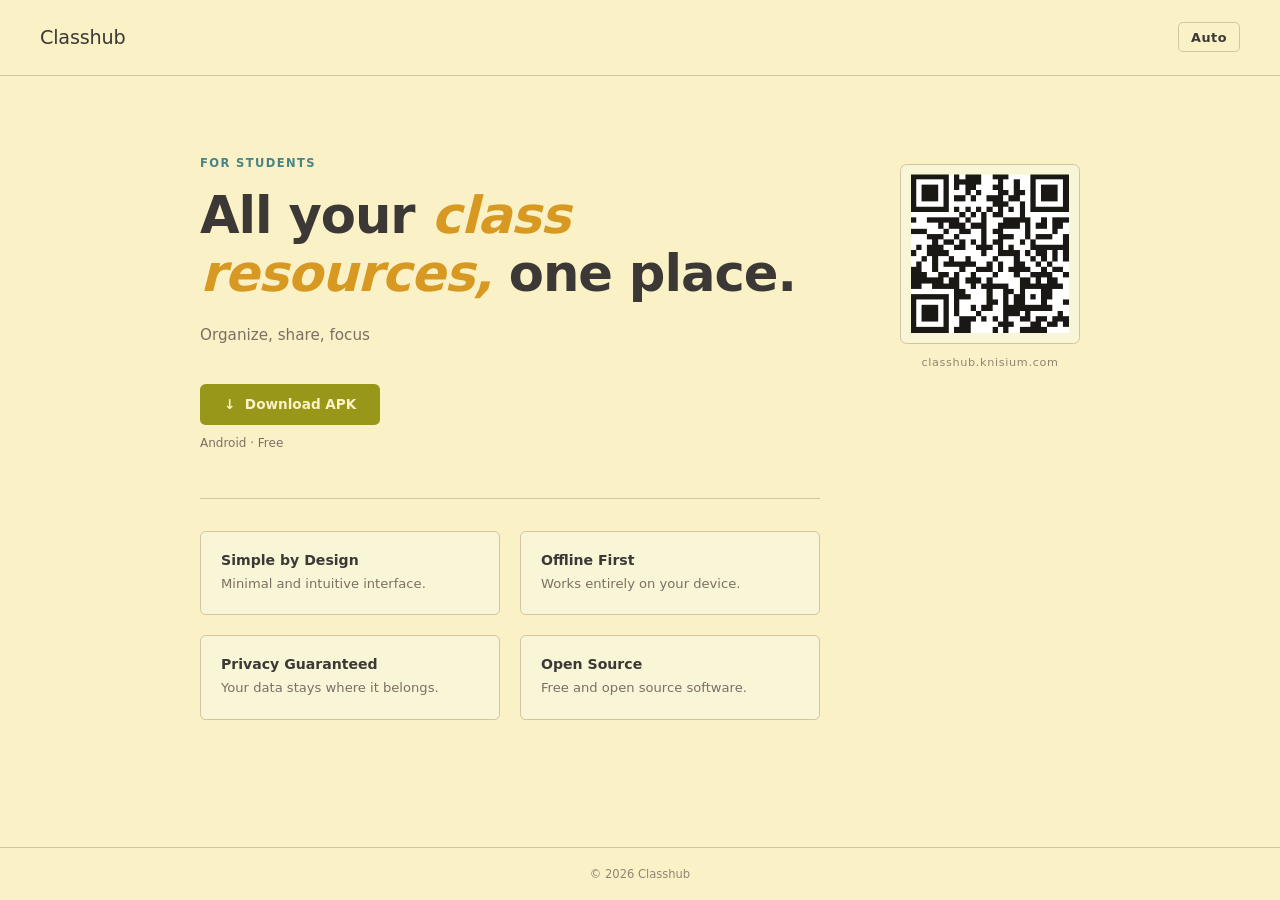
<file: index.html>
<!doctype html>
<html lang="en">
  <head>
    <meta charset="UTF-8" />
    <meta name="viewport" content="width=device-width, initial-scale=1.0" />
    <meta
      name="description"
      content="Download, organize, and manage your class files — right on your device."
    />
    <meta property="og:title" content="Classhub" />
    <meta
      property="og:description"
      content="Your class files, on your device. Simple, offline, and free."
    />
    <meta
      property="og:image"
      content="https://classhub.knisium.com/favicon.png"
    />
    <meta property="og:url" content="https://classhub.knisium.com" />
    <meta property="og:type" content="website" />
    <link rel="icon" href="/favicon.png" type="image/png" />
    <title>Classhub</title>
    <link rel="stylesheet" href="/style.css" />
    <script>
      (function () {
        const t = localStorage.getItem("theme") || "system";
        const theme =
          t === "system"
            ? matchMedia("(prefers-color-scheme: light)").matches
              ? "light"
              : "dark"
            : t;
        document.documentElement.setAttribute("data-theme", theme);
      })();
    </script>
  </head>
  <body>
    <nav>
      <span class="logo">Classhub</span>
      <button class="theme-toggle" id="theme-toggle" aria-label="Toggle theme">
        ◐
      </button>
    </nav>

    <main class="home-main">
      <div>
        <p class="eyebrow">For Students</p>
        <h1>All your <em>class resources,</em> one place.</h1>
        <p class="tagline">Organize, share, focus</p>

        <a
          href="https://github.com/ClassHubTeam/classhub/releases/latest/download/classhub.apk"
          class="btn-download"
        >
          ↓ &nbsp;Download APK
        </a>
        <p class="sub">Android · Free</p>

        <div class="features">
          <div class="feature">
            <strong>Simple by Design</strong>
            <span>Minimal and intuitive interface.</span>
          </div>
          <div class="feature">
            <strong>Offline First</strong>
            <span>Works entirely on your device.</span>
          </div>
          <div class="feature">
            <strong>Privacy Guaranteed</strong>
            <span>Your data stays where it belongs.</span>
          </div>
          <div class="feature">
            <strong>Open Source</strong>
            <span>Free and open source software.</span>
          </div>
        </div>
      </div>

      <div class="qr-block">
        <img
          src="qr.png"
          width="180"
          height="180"
          alt="QR code for classhub.knisium.com"
          title="classhub.knisium.com"
        />
        <p class="qr-label">classhub.knisium.com</p>
      </div>
    </main>

    <footer>© 2026 Classhub</footer>

    <script src="/theme.js"></script>
  </body>
</html>
</file>
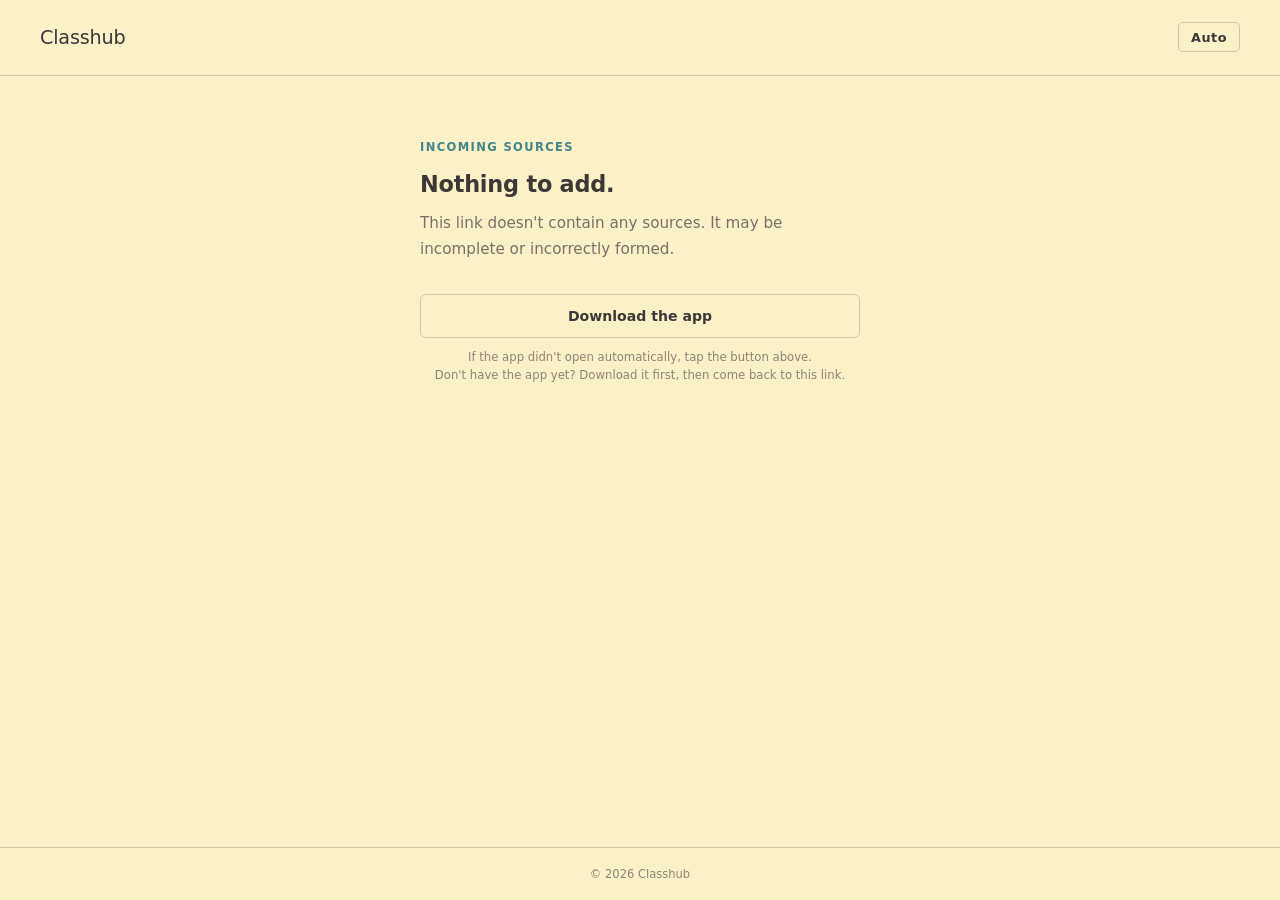
<file: add/index.html>
<!doctype html>
<html lang="en">
  <head>
    <meta charset="UTF-8" />
    <meta name="viewport" content="width=device-width, initial-scale=1.0" />
    <meta name="description" content="Open shared class files in Classhub." />
    <meta
      property="og:image"
      content="https://classhub.knisium.com/favicon.png"
    />
    <link rel="icon" href="/favicon.png" type="image/png" />
    <title>Classhub — Open Sources</title>
    <link rel="stylesheet" href="/style.css" />
    <script>
      (function () {
        const t = localStorage.getItem("theme") || "system";
        const theme =
          t === "system"
            ? matchMedia("(prefers-color-scheme: light)").matches
              ? "light"
              : "dark"
            : t;
        document.documentElement.setAttribute("data-theme", theme);
      })();
    </script>
  </head>
  <body>
    <nav>
      <a class="logo" href="https://classhub.knisium.com">Classhub</a>
      <button class="theme-toggle" id="theme-toggle" aria-label="Toggle theme">
        ◐
      </button>
    </nav>

    <main class="add-main">
      <p class="eyebrow">Incoming sources</p>
      <h1 class="page-heading" id="heading"></h1>
      <p class="subtitle" id="subtitle"></p>

      <p class="sources-label" id="sources-label"></p>
      <div class="sources" id="source-list"></div>

      <a class="btn btn-primary" id="open-btn" href="#">Open in Classhub</a>
      <a class="btn btn-secondary" href="https://classhub.knisium.com"
        >Download the app</a
      >
      <p class="hint">
        If the app didn't open automatically, tap the button above.<br />
        Don't have the app yet? Download it first, then come back to this link.
      </p>
    </main>

    <footer>© 2026 Classhub</footer>

    <script src="/theme.js"></script>
    <script>
      const params = new URLSearchParams(window.location.search);
      const urls = params.getAll("url");
      const count = urls.length;

      const heading = document.getElementById("heading");
      const subtitle = document.getElementById("subtitle");
      const sourcesLabel = document.getElementById("sources-label");
      const sourceList = document.getElementById("source-list");
      const openBtn = document.getElementById("open-btn");

      if (count > 0) {
        heading.textContent =
          count === 1
            ? "Someone shared a source with you."
            : `Someone shared ${count} sources with you.`;

        subtitle.textContent =
          count === 1
            ? "Open Classhub to add this resource."
            : "Open Classhub to add these resources.";

        sourcesLabel.textContent =
          count === 1 ? "1 source" : `${count} sources`;

        urls.forEach((url, i) => {
          sourceList.innerHTML += `
          <div class="source-item">
            <span class="source-num">${i + 1}</span>
            <span>${url}</span>
          </div>`;
        });

        const deepLink =
          "classhub://add?" +
          urls.map((u) => "url=" + encodeURIComponent(u)).join("&");
        openBtn.href = deepLink;
      } else {
        heading.textContent = "Nothing to add.";
        subtitle.textContent =
          "This link doesn't contain any sources. It may be incomplete or incorrectly formed.";
        sourcesLabel.style.display = "none";
        sourceList.style.display = "none";
        openBtn.style.display = "none";
      }
    </script>
  </body>
</html>
</file>
<file: style.css>
*,
*::before,
*::after {
  box-sizing: border-box;
  margin: 0;
  padding: 0;
}
:root {
  --bg0: #1d2021;
  --bg1: #282828;
  --fg: #ebdbb2;
  --fg4: #a89984;
  --gray: #7c6f64;
  --border: #3c3836;
  --blue: #83a598;
  --green: #b8bb26;
  --yellow: #fabd2f;
  --card-hover: #32302f;
}
[data-theme="light"] {
  --bg0: #fbf1c7;
  --bg1: #f9f5d7;
  --fg: #3c3836;
  --fg4: #7c6f64;
  --gray: #928374;
  --border: #d5c4a1;
  --blue: #458588;
  --green: #98971a;
  --yellow: #d79921;
  --card-hover: #f2e5c4;
}
body {
  background: var(--bg0);
  color: var(--fg);
  font-family:
    system-ui,
    -apple-system,
    sans-serif;
  min-height: 100vh;
  display: flex;
  flex-direction: column;
  transition:
    background 0.2s ease,
    color 0.2s ease;
}

.theme-toggle {
  background: transparent;
  border: 1px solid var(--border);
  color: var(--fg);
  font-size: 0.8rem;
  font-weight: 600;
  font-family: inherit;
  padding: 0.4rem 0.75rem;
  border-radius: 0.3rem;
  cursor: pointer;
  letter-spacing: 0.04em;
  transition:
    border-color 0.15s ease,
    color 0.15s ease;
}
.theme-toggle:hover {
  border-color: var(--green);
  color: var(--green);
}

nav {
  padding: 1.4rem 2.5rem;
  display: flex;
  justify-content: space-between;
  align-items: center;
  border-bottom: 1px solid var(--border);
}
.logo {
  font-size: 1.2rem;
  letter-spacing: -0.01em;
  text-decoration: none;
  color: var(--fg);
}

.eyebrow {
  font-size: 0.72rem;
  font-weight: 600;
  letter-spacing: 0.12em;
  text-transform: uppercase;
  color: var(--blue);
  margin-bottom: 1rem;
}
h1 {
  font-size: clamp(2rem, 5vw, 3.2rem);
  line-height: 1.15;
  letter-spacing: -0.02em;
  margin-bottom: 1.2rem;
}
h1 em {
  font-style: italic;
  color: var(--yellow);
}
.page-heading {
  font-size: 1.4rem;
  line-height: 1.3;
  letter-spacing: -0.01em;
  margin-bottom: 0.75rem;
}
.tagline,
.subtitle {
  font-size: 0.95rem;
  color: var(--fg4);
  line-height: 1.7;
  margin-bottom: 2.2rem;
  max-width: 40ch;
}
.subtitle {
  margin-bottom: 2rem;
}

footer {
  border-top: 1px solid var(--border);
  padding: 1.2rem 2.5rem;
  text-align: center;
  font-size: 0.72rem;
  color: var(--gray);
}

.home-main {
  flex: 1;
  display: grid;
  grid-template-columns: 1fr auto;
  gap: 5rem;
  max-width: 960px;
  margin: 0 auto;
  padding: 5rem 2.5rem;
  width: 100%;
  align-items: start;
}
.btn-download {
  display: inline-flex;
  align-items: center;
  gap: 0.5rem;
  background: var(--green);
  color: var(--bg0);
  text-decoration: none;
  padding: 0.8rem 1.5rem;
  border-radius: 0.35rem;
  font-size: 0.85rem;
  font-weight: 600;
  transition: opacity 0.15s ease;
}
.btn-download:hover {
  opacity: 0.85;
}
.sub {
  font-size: 0.75rem;
  color: var(--fg4);
  margin-top: 0.7rem;
}
.features {
  margin-top: 3rem;
  padding-top: 2rem;
  border-top: 1px solid var(--border);
  display: grid;
  grid-template-columns: 1fr 1fr;
  gap: 1.25rem;
}
.feature {
  background: var(--bg1);
  border: 1px solid var(--border);
  border-radius: 0.35rem;
  padding: 1.25rem;
  transition: background 0.15s ease;
}
.feature:hover {
  background: var(--card-hover);
}
.feature strong {
  display: block;
  font-size: 0.88rem;
  font-weight: 600;
  margin-bottom: 0.3rem;
}
.feature span {
  font-size: 0.82rem;
  color: var(--fg4);
  line-height: 1.55;
}
.qr-block {
  display: flex;
  flex-direction: column;
  align-items: center;
  gap: 0.8rem;
  padding-top: 0.5rem;
}
.qr-block img {
  display: block;
  border: 1px solid var(--border);
  border-radius: 0.4rem;
  background: var(--bg1);
  padding: 0.6rem;
}
.qr-label {
  font-size: 0.7rem;
  color: var(--gray);
  letter-spacing: 0.06em;
  text-align: center;
}

.add-main {
  flex: 1;
  max-width: 520px;
  margin: 0 auto;
  padding: 4rem 2.5rem;
  width: 100%;
}
.sources-label {
  font-size: 0.7rem;
  font-weight: 600;
  letter-spacing: 0.1em;
  text-transform: uppercase;
  color: var(--gray);
  margin-bottom: 0.5rem;
}
.sources {
  border: 1px solid var(--border);
  border-radius: 0.35rem;
  background: var(--bg1);
  margin-bottom: 2rem;
  overflow: hidden;
}
.source-item {
  display: flex;
  align-items: center;
  gap: 0.75rem;
  padding: 0.75rem 1rem;
  border-bottom: 1px solid var(--border);
  font-size: 0.82rem;
  color: var(--fg);
  word-break: break-all;
  line-height: 1.4;
}
.source-item:last-child {
  border-bottom: none;
}
.source-num {
  font-size: 0.7rem;
  font-weight: 600;
  color: var(--fg4);
  min-width: 1.2rem;
  flex-shrink: 0;
}
.btn {
  display: block;
  width: 100%;
  padding: 0.8rem 1.2rem;
  border-radius: 0.35rem;
  font-size: 0.88rem;
  font-weight: 600;
  text-align: center;
  text-decoration: none;
  margin-bottom: 0.6rem;
  cursor: pointer;
  border: none;
}
.btn-primary {
  background: var(--green);
  color: var(--bg0);
}
.btn-secondary {
  background: transparent;
  color: var(--fg);
  border: 1px solid var(--border);
}
.hint {
  font-size: 0.73rem;
  color: var(--gray);
  text-align: center;
  margin-top: 0.5rem;
  line-height: 1.6;
}

@media (max-width: 640px) {
  nav {
    padding: 1.2rem 1.5rem;
  }
  .home-main {
    grid-template-columns: 1fr;
    gap: 3rem;
    padding: 3rem 1.5rem;
  }
  .add-main {
    padding: 2.5rem 1.5rem;
  }
  .qr-block {
    align-items: center;
    order: 1;
  }
}
</file>
